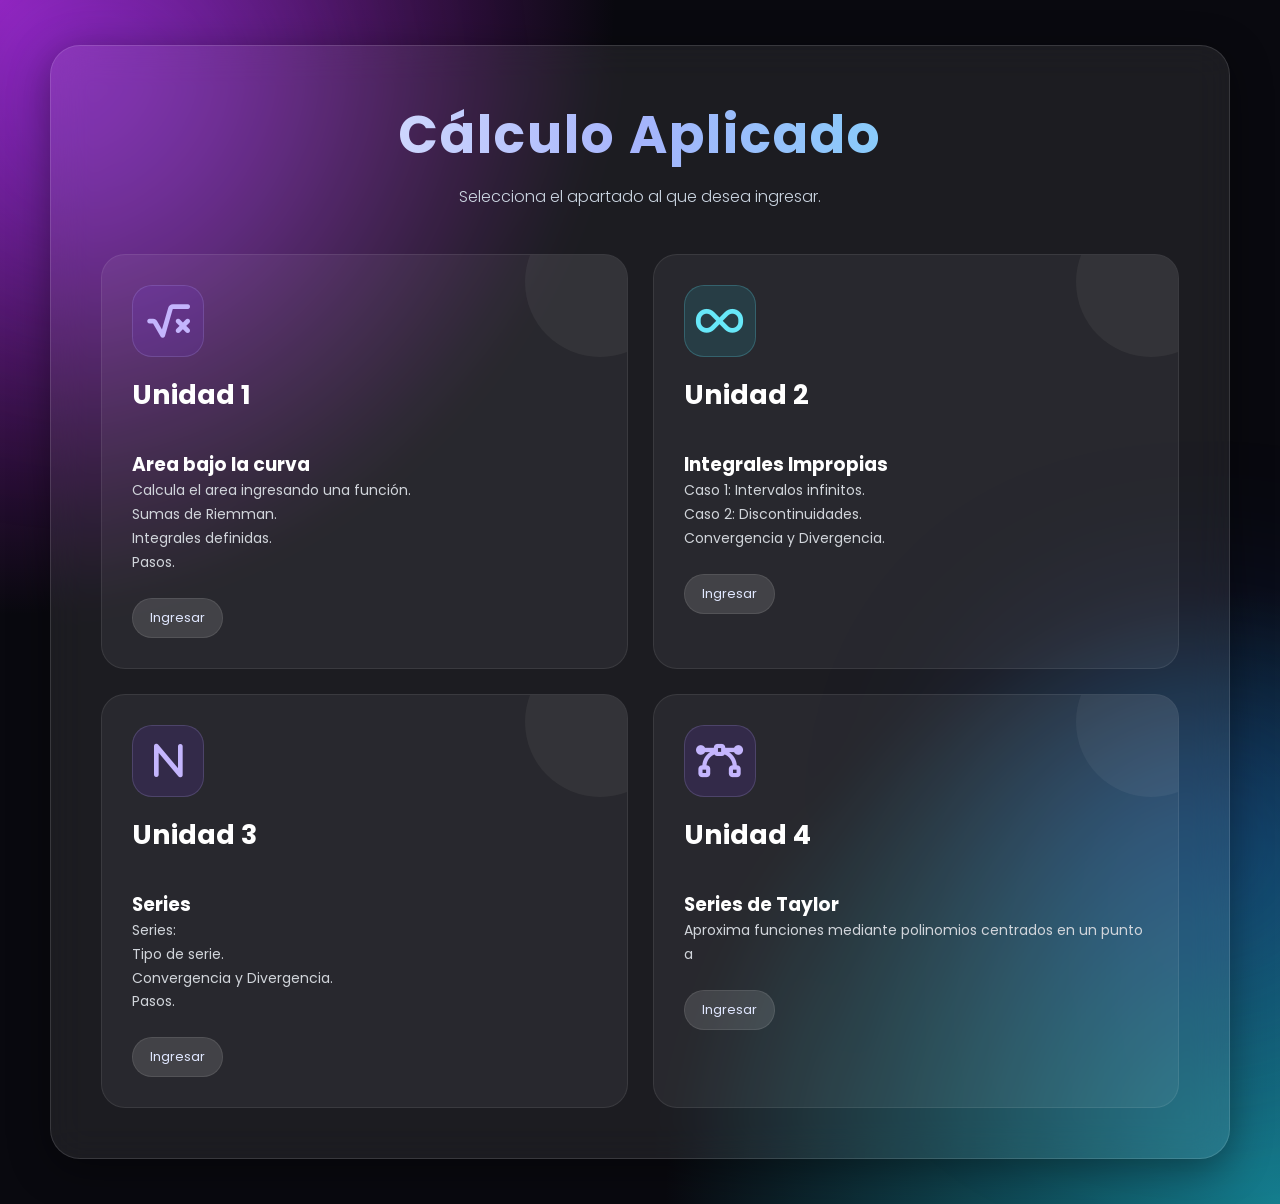
<file: index.html>
<!DOCTYPE html>
<html lang="es">
<head>
    <meta charset="UTF-8">
    <meta name="viewport" content="width=device-width, initial-scale=1.0">
    <title>proyectos</title>
    <link rel="stylesheet" href="styles.css">
    <link rel="preconnect" href="https://fonts.googleapis.com">
    <link rel="preconnect" href="https://fonts.gstatic.com" crossorigin>
    <link href="https://fonts.googleapis.com/css2?family=Poppins:wght@300;400;600;700&display=swap" rel="stylesheet">
    <link rel="stylesheet"
    href="https://cdnjs.cloudflare.com/ajax/libs/font-awesome/6.5.1/css/all.min.css">

</head>
<body>

    <div class="blur"></div>
    <div class="blur2"></div>

    <div class="contenedor">

        <div class="titulo">
            <h1>Cálculo Aplicado</h1>
            <p>Selecciona el apartado al que desea ingresar.</p>
        </div>

        <div class="cards">

            <a class="card" href="integrales/index.html">
                <div class="linea"></div>
                <div class="icono">
                    <i class="fa-solid fa-square-root-variable"></i>
                </div>
                <h2>Unidad 1 </h2>
                </br> 
                <h3>Area bajo la curva</h3>
                <p>
                    Calcula el area ingresando una función.
                    </br>
                    Sumas de Riemman.
                    </br>
                    Integrales definidas.
                </br>
                Pasos.
                </p>
                <span class="etiqueta">Ingresar</span>
            </a>
            <a class="card card-impropias" href="impropias/index.html">
        <div class="linea"></div>

    <div class="icono">
        <i class="fa-solid fa-infinity"></i>
    </div>

    <h2>Unidad 2 </h2>
        </br> 
    <h3>Integrales Impropias</h3>

    <p>
        Caso 1: Intervalos infinitos.
        <br>
        Caso 2: Discontinuidades.
        <br>
        Convergencia y Divergencia.
    
    </p>

    <span class="etiqueta">Ingresar</span>
</a>

            <a class="card" href="series/index.html">
                <div class="linea"></div>
                 <div class="icono">
                    <i class="fa-solid fa-n"></i>
                </div>
                <h2>Unidad 3 </h2>
                </br> 
                <h3>Series</h3>
                <p>
                    Series:
                </br>
                    Tipo de serie.
                    </br>
                     Convergencia y Divergencia.
                     </br>
                     Pasos.
                </p>
                <span class="etiqueta">Ingresar</span>
            </a>
            <a class="card" href="taylor/index.html">
                <div class="linea"></div>
                 <div class="icono">
                    <i class="fa-solid fa-bezier-curve"></i>
                </div>
                <h2>Unidad 4 </h2>
                </br> 
                <h3>Series de Taylor</h3>
                <p>
                    Aproxima funciones mediante polinomios centrados en un punto a
                </br>
                     
                </p>
                <span class="etiqueta">Ingresar</span>
            </a>
            

        </div>

    </div>

</body>
</html>
</file>
<file: styles.css>
*{
    margin:0;
    padding:0;
    box-sizing:border-box;
    font-family:'Poppins', sans-serif;
}

body{
    min-height:100vh;
    display:flex;
    justify-content:center;
    align-items:center;
    padding:45px 24px;
    overflow-y:auto;
    background:
        radial-gradient(circle at top left, #9621b6, transparent 35%),
        radial-gradient(circle at bottom right, #157e8e, transparent 35%),
        #09090f;
    color:white;
}

.blur{
    position:fixed;
    width:400px;
    height:400px;
    background:#7c3aed;
    filter:blur(120px);
    opacity:0.35;
    border-radius:50%;
    top:-100px;
    left:-100px;
    pointer-events:none;
}

.blur2{
    position:fixed;
    width:350px;
    height:350px;
    background:#2563eb;
    filter:blur(120px);
    opacity:0.35;
    border-radius:50%;
    bottom:-120px;
    right:-100px;
    pointer-events:none;
}

.contenedor{
    position:relative;
    width:min(1180px, 100%);
    padding:50px;
    border-radius:30px;
    backdrop-filter:blur(18px);
    background:rgba(255,255,255,0.08);
    border:1px solid rgba(255,255,255,0.12);
    box-shadow:0 10px 40px rgba(0,0,0,0.4);
}

.titulo{
    text-align:center;
    margin-bottom:45px;
}

.titulo h1{
    font-size:52px;
    font-weight:700;
    letter-spacing:2px;
    background:linear-gradient(90deg,#ffffff,#a5b4fc,#67e8f9);
    -webkit-background-clip:text;
    -webkit-text-fill-color:transparent;
}

.titulo p{
    margin-top:10px;
    color:#cbd5e1;
    font-size:16px;
    font-weight:300;
}

.cards{
    display:grid;
    grid-template-columns:repeat(2, 1fr);
    gap:25px;
}
.card{
    position:relative;
    overflow:hidden;
    min-height:355px;
    padding:30px;
    border-radius:24px;
    text-decoration:none;
    color:white;
    background:rgba(255,255,255,0.06);
    border:1px solid rgba(255,255,255,0.08);
    transition:0.35s ease;
}

.card:hover{
    transform:translateY(-10px) scale(1.02);
    box-shadow:0 10px 35px rgba(99,102,241,0.35);
    border-color:rgba(255,255,255,0.20);
    background:rgba(255,255,255,0.085);
}

.icono{
    position:relative;
    z-index:1;
    width:72px;
    height:72px;
    display:grid;
    place-items:center;
    margin-bottom:22px;
    border-radius:20px;
    font-size:38px;
    color:#c4b5fd;
    background:rgba(124,58,237,0.14);
    border:1px solid rgba(196,181,253,0.18);
}

.card h2{
    position:relative;
    z-index:1;
    font-size:27px;
    line-height:1.2;
    margin-bottom:14px;
}

.card p{
    position:relative;
    z-index:1;
    color:#d1d5db;
    line-height:1.7;
    font-size:14px;
}

.etiqueta{
    position:relative;
    z-index:1;
    display:inline-block;
    margin-top:23px;
    padding:9px 17px;
    border-radius:999px;
    background:rgba(255,255,255,0.12);
    border:1px solid rgba(255,255,255,0.09);
    font-size:13px;
    color:#e0e7ff;
    transition:0.25s ease;
}

.card:hover .etiqueta{
    background:rgba(99,102,241,0.22);
    border-color:rgba(165,180,252,0.28);
}

.linea{
    position:absolute;
    width:150px;
    height:150px;
    background:rgba(255,255,255,0.05);
    border-radius:50%;
    top:-48px;
    right:-48px;
    transition:0.35s ease;
}

.card:hover .linea{
    transform:scale(1.15);
    background:rgba(124,58,237,0.12);
}

/* Tarjeta de integrales impropias */

.card-impropias .icono{
    color:#67e8f9;
    background:rgba(34,211,238,0.12);
    border-color:rgba(103,232,249,0.22);
}

.card-impropias:hover{
    box-shadow:0 10px 35px rgba(34,211,238,0.23);
    border-color:rgba(103,232,249,0.25);
}

.card-impropias:hover .etiqueta{
    background:rgba(34,211,238,0.14);
    border-color:rgba(103,232,249,0.26);
    color:#cffafe;
}

.card-impropias:hover .linea{
    background:rgba(34,211,238,0.12);
}

/* Ajustes responsivos */

@media(max-width:1050px){

    body{
        align-items:flex-start;
    }

    .cards{
        grid-template-columns:repeat(2, minmax(270px, 1fr));
    }

    .card-impropias{
        grid-column:1 / -1;
        max-width:540px;
        width:100%;
        justify-self:center;
    }
}

@media(max-width:700px){

    body{
        padding:24px 14px;
    }

    .contenedor{
        padding:34px 20px;
        border-radius:24px;
    }

    .titulo{
        margin-bottom:32px;
    }

    .titulo h1{
        font-size:37px;
        letter-spacing:1px;
    }

    .titulo p{
        font-size:14px;
    }

    .cards{
        grid-template-columns:1fr;
        gap:18px;
    }

    .card,
    .card-impropias{
        grid-column:auto;
        max-width:none;
        min-height:auto;
        padding:25px;
    }

    .card h2{
        font-size:24px;
    }

    .icono{
        width:62px;
        height:62px;
        font-size:32px;
    }
}
</file>
